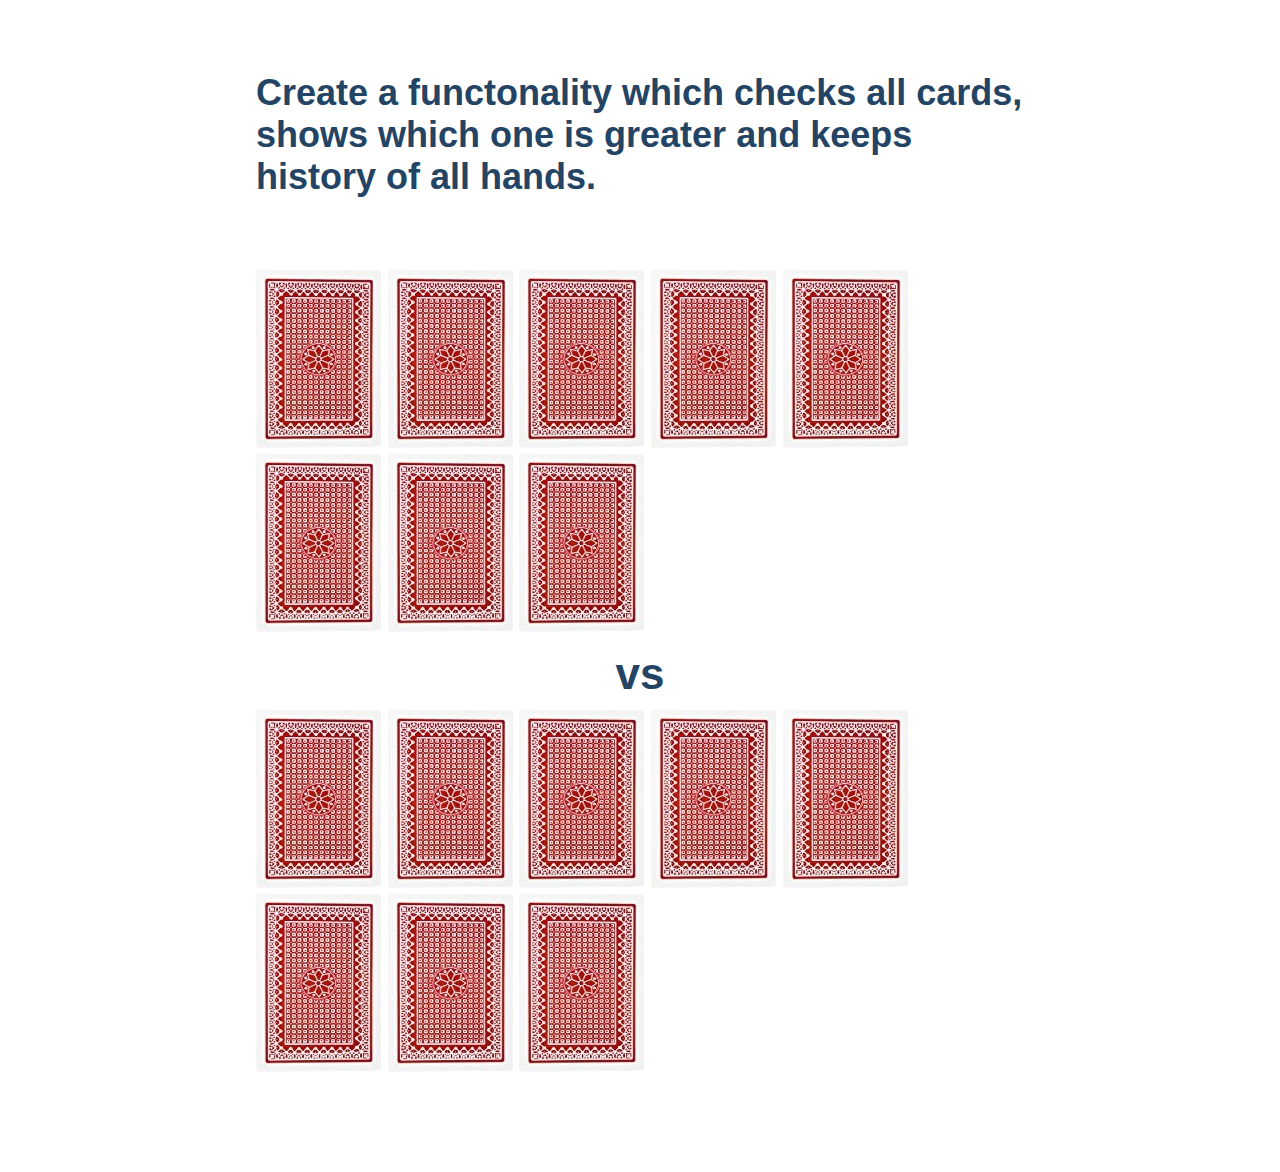
<file: JS Essentials - май 2019/02. JS-Essentials-Objects-and-DOM-Exercise-Resources/01. Cards/template.html>
<!DOCTYPE html>
<html lang="en">

<head>
    <meta charset="UTF-8">
    <link rel="stylesheet" href="template.css">
    <title>CARDS</title>
    <script src="solution.js"></script>
</head>

<body>
<section class="description">
    <h2>Create a functonality which checks all cards, shows which
        one is greater and keeps history of all hands.
    </h2>
</section>
<section class="cards">
    <div id="player1Div">
        <img src="images/card.jpg" name="2"/>
        <img src="images/card.jpg" name="15"/>
        <img src="images/card.jpg" name="4"/>
        <img src="images/card.jpg" name="12"/>
        <img src="images/card.jpg" name="6"/>
        <img src="images/card.jpg" name="10"/>
        <img src="images/card.jpg" name="8"/>
        <img src="images/card.jpg" name="9"/>
    </div>
    <div id="result">
        <span></span>
        <span>vs</span>
        <span></span>
    </div>
    <div id="player2Div">
        <img src="images/card.jpg" name="10"/>
        <img src="images/card.jpg" name="14"/>
        <img src="images/card.jpg" name="9"/>
        <img src="images/card.jpg" name="7"/>
        <img src="images/card.jpg" name="11"/>
        <img src="images/card.jpg" name="5"/>
        <img src="images/card.jpg" name="13"/>
        <img src="images/card.jpg" name="3"/>
    </div>
    <div id="history"></div>
</section>
<script>
    solve();
</script>
</body>

</html>
</file>
<file: JS Essentials - май 2019/02. JS-Essentials-Objects-and-DOM-Exercise-Resources/01. Cards/template.css>
@import url('https://fonts.googleapis.com/css?family=Lato');

* {
    margin: 0;
    padding: 0;
    box-sizing: border-box;
}

html {
    font-family: "PT sans", sans-serif;
    font-size: 24px;
    color: #234465;
}

body {
    display: flex;
    flex-direction: column;
    margin: 0;
    min-height: 100vh;
    flex-wrap: wrap;
}

input[type="button"],
button {
    padding: 0.3rem 0.5rem;
    font-size: 0.7em;
    margin: 1rem 0 1rem 0;
    border: none;
    color: white;
    background: #234465;
    border-radius: 5px;
    outline: none;
}

input,
button {
    vertical-align: top;
}

input {
    width: 20%;
    font-size: 20px;
}

#exercise {
    margin: 0 auto;
    text-align: center;
}


#exercise p {
    border-bottom: 1px solid white;
    word-wrap: break-word;
}

#exercise span {
    font-size: 24px;
    color: #234465;
    font-weight: bold;
}

#exercise div {
    border-bottom: 1px solid #234465;
}

.description {
    width: 60%;
    padding: 3rem 0 0 0;
    margin: 0 auto;
}

.cards {
    width: 60%;
    padding: 3rem 0 3rem 0;
    margin: 0 auto;
}

#result {
    text-align: center;
}

#result:nth-child(2), #history {
    font-size: 44px;
    padding: 11px;
    font-weight: bold;
}
</file>
